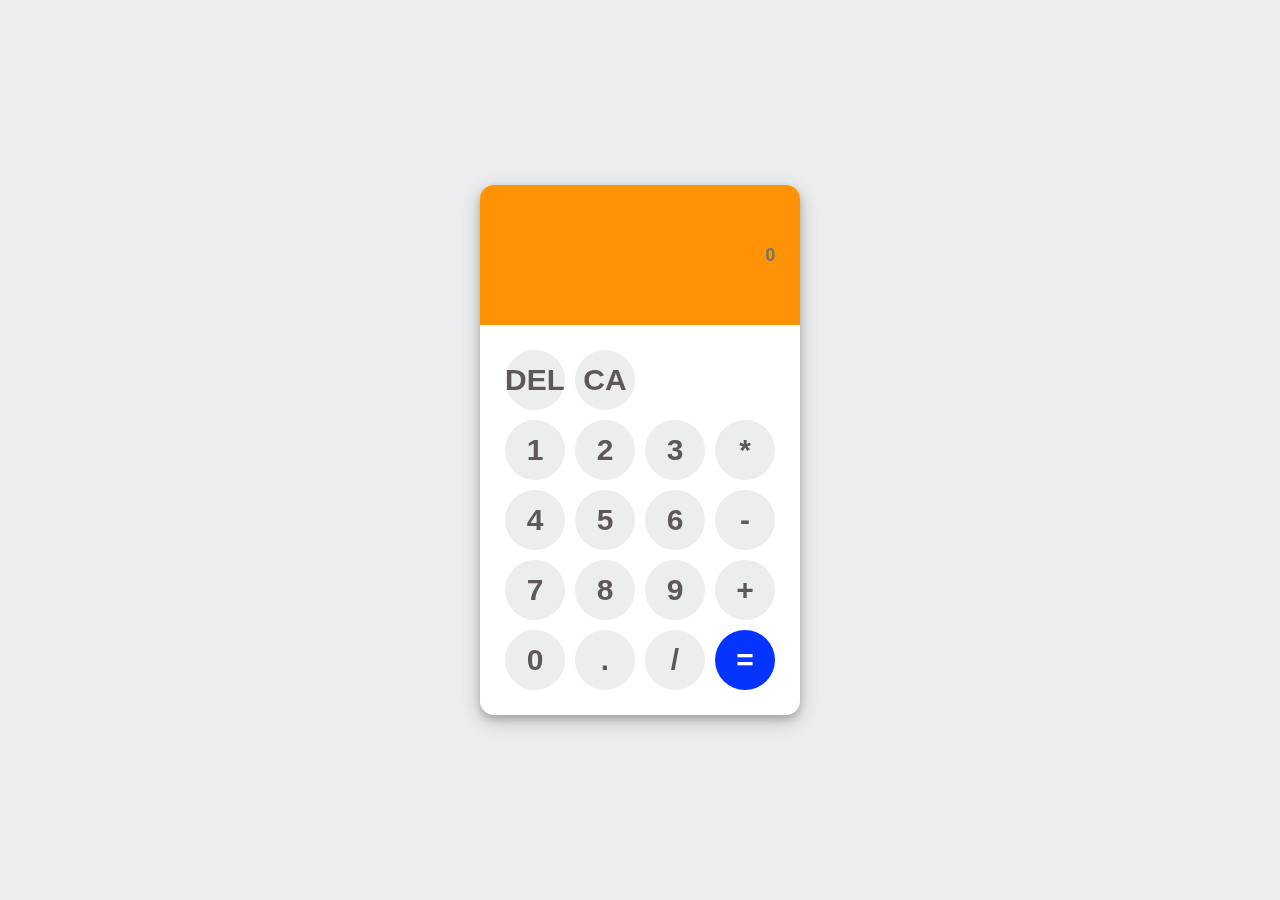
<file: index.html>
<!DOCTYPE html>
<html lang="en">
  <head>
    <meta charset="UTF-8" />
    <meta http-equiv="X-UA-Compatible" content="IE=edge" />
    <meta name="viewport" content="width=device-width, initial-scale=1.0" />
    <link rel="stylesheet" href="./assets/styles.css" />
    <title>Calculator</title>
  </head>

  <body>
    <div class="container">
      <form name="form">
        <div class="display">
          <input type="text" id="text" placeholder="0" name="displayResult" />
        </div>
        <div class="buttons">
          <div class="row">
            <input type="button" class="cool" id="delete" value="DEL" />
            <input type="button" class="cool" id="clear" value="CA" />
          </div>

          <div class="row">
            <input type="button" name="b1" value="1" onclick="append(value)" />
            <input type="button" name="b2" value="2" onclick="append(value)" />
            <input type="button" name="b3" value="3" onclick="append(value)" />
            <input
              type="button"
              name="mulb"
              value="*"
              onclick="append(value)"
            />
          </div>

          <div class="row">
            <input type="button" name="b4" value="4" onclick="append(value)" />
            <input type="button" name="b5" value="5" onclick="append(value)" />
            <input type="button" name="b6" value="6" onclick="append(value)" />
            <input
              type="button"
              name="subb"
              value="-"
              onclick="append(value)"
            />
          </div>

          <div class="row">
            <input type="button" name="b7" value="7" onclick="append(value)" />
            <input type="button" name="b8" value="8" onclick="append(value)" />
            <input type="button" name="b9" value="9" onclick="append(value)" />
            <input
              type="button"
              name="mulb"
              value="+"
              onclick="append(value)"
            />
          </div>

          <div class="row">
            <input type="button" name="b0" value="0" onclick="append(value)" />
            <input
              type="button"
              name="potb"
              value="."
              onclick="append(value)"
            />
            <input
              type="button"
              name="divb"
              value="/"
              onclick="append(value)"
            />
            <input type="button" id="equal" class="red" value="=" />
          </div>
        </div>
      </form>
    </div>
    <script src="./assets/calculator.js"></script>
  </body>
</html>
</file>
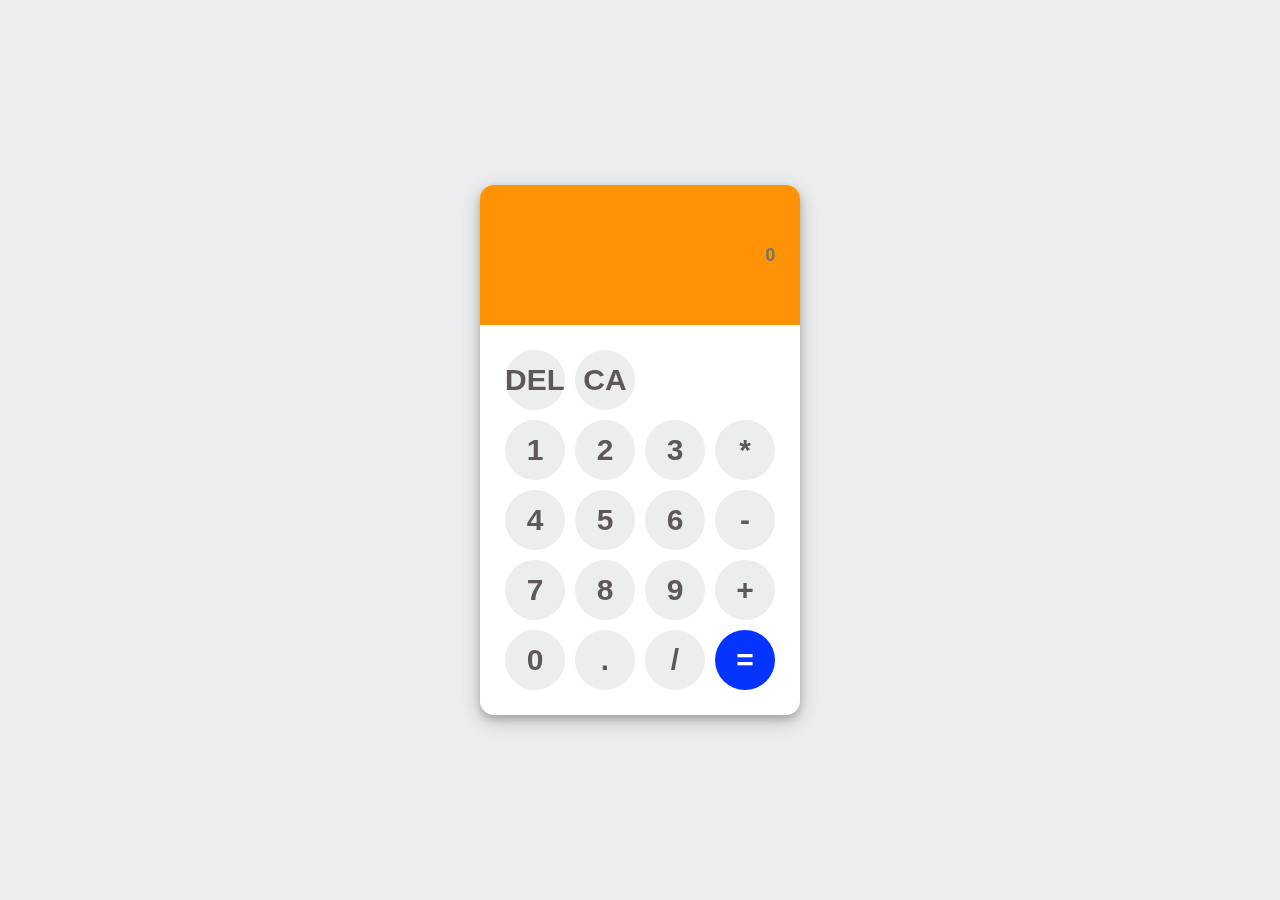
<file: calculator.html>
<!DOCTYPE html>
<html lang="en">
  <head>
    <meta charset="UTF-8" />
    <meta http-equiv="X-UA-Compatible" content="IE=edge" />
    <meta name="viewport" content="width=device-width, initial-scale=1.0" />
    <link rel="stylesheet" href="./assets/calculator.css" />
    <title>Calculator</title>
  </head>

  <body>
    <div class="container">
      <form name="form">
        <div class="display">
          <input type="text" id="text" placeholder="0" name="displayResult" />
        </div>
        <div class="buttons">
          <div class="row">
            <input type="button" class="cool" id="delete" value="DEL" />
            <input type="button" class="cool" id="clear" value="CA" />
          </div>

          <div class="row">
            <input type="button" name="b1" value="1" onclick="append(value)" />
            <input type="button" name="b2" value="2" onclick="append(value)" />
            <input type="button" name="b3" value="3" onclick="append(value)" />
            <input
              type="button"
              name="mulb"
              value="*"
              onclick="append(value)"
            />
          </div>

          <div class="row">
            <input type="button" name="b4" value="4" onclick="append(value)" />
            <input type="button" name="b5" value="5" onclick="append(value)" />
            <input type="button" name="b6" value="6" onclick="append(value)" />
            <input
              type="button"
              name="subb"
              value="-"
              onclick="append(value)"
            />
          </div>

          <div class="row">
            <input type="button" name="b7" value="7" onclick="append(value)" />
            <input type="button" name="b8" value="8" onclick="append(value)" />
            <input type="button" name="b9" value="9" onclick="append(value)" />
            <input
              type="button"
              name="mulb"
              value="+"
              onclick="append(value)"
            />
          </div>

          <div class="row">
            <input type="button" name="b0" value="0" onclick="append(value)" />
            <input
              type="button"
              name="potb"
              value="."
              onclick="append(value)"
            />
            <input
              type="button"
              name="divb"
              value="/"
              onclick="append(value)"
            />
            <input type="button" id="equal" class="red" value="=" />
          </div>
        </div>
      </form>
    </div>
    <script src="./assets/calculator.js"></script>
  </body>
</html>
</file>
<file: assets/styles.css>
body, html {
	background: #ECEDEF;
	margin: 0;
	padding: 0;
}
 
.container {
	position: fixed;
	top: 50%;
	left: 50%;
	transform: translate(-50%, -50%);
	background: #fff;
	box-shadow: 0 4px 8px 0 rgba(0,0,0,0.2), 0 6px 20px 0 rgba(0,0,0,0.2);
	border-radius: 14px;
	padding-bottom: 20px;
	width: 320px;
	
}
.display {
	width: 100%;
	height: 60px;
	padding: 40px 0;
	background: #ff9305;
	border-top-left-radius: 14px;
	border-top-right-radius: 14px;
}
.buttons {
	padding: 20px 20px 0 20px;
}
.row {
	width: 280px;
	float: left;
}
input[type=button] {
	width: 60px;
	height: 60px;
	float: left;
	padding: 0;
	margin: 5px;
	box-sizing: border-box;
	background: #ecedef;
	border: none;
	font-size: 30px;
	line-height: 30px;
	border-radius: 50%;
	font-weight: 700;
	color: #5E5858;
	cursor: pointer;
	
}
input[type=text] {
	width: 270px;
	height: 60px;
	float: left;
	padding: 0;
	box-sizing: border-box;
	border: none;
	background: none;
	color: #ffffff;
	text-align: right;
	font-weight: 700;
	font-size: 18px;
	line-height: 60px;
	margin: 0 25px;
	
}
.red {
	background: #0533ff !important;
	color: #ffffff !important;
	
}
</file>
<file: assets/calculator.css>
body, html {
	background: #ECEDEF;
	margin: 0;
	padding: 0;
}
 
.container {
	position: fixed;
	top: 50%;
	left: 50%;
	transform: translate(-50%, -50%);
	background: #fff;
	box-shadow: 0 4px 8px 0 rgba(0,0,0,0.2), 0 6px 20px 0 rgba(0,0,0,0.2);
	border-radius: 14px;
	padding-bottom: 20px;
	width: 320px;
	
}
.display {
	width: 100%;
	height: 60px;
	padding: 40px 0;
	background: #ff9305;
	border-top-left-radius: 14px;
	border-top-right-radius: 14px;
}
.buttons {
	padding: 20px 20px 0 20px;
}
.row {
	width: 280px;
	float: left;
}
input[type=button] {
	width: 60px;
	height: 60px;
	float: left;
	padding: 0;
	margin: 5px;
	box-sizing: border-box;
	background: #ecedef;
	border: none;
	font-size: 30px;
	line-height: 30px;
	border-radius: 50%;
	font-weight: 700;
	color: #5E5858;
	cursor: pointer;
	
}
input[type=text] {
	width: 270px;
	height: 60px;
	float: left;
	padding: 0;
	box-sizing: border-box;
	border: none;
	background: none;
	color: #ffffff;
	text-align: right;
	font-weight: 700;
	font-size: 18px;
	line-height: 60px;
	margin: 0 25px;
	
}
.red {
	background: #0533ff !important;
	color: #ffffff !important;
	
}
</file>
